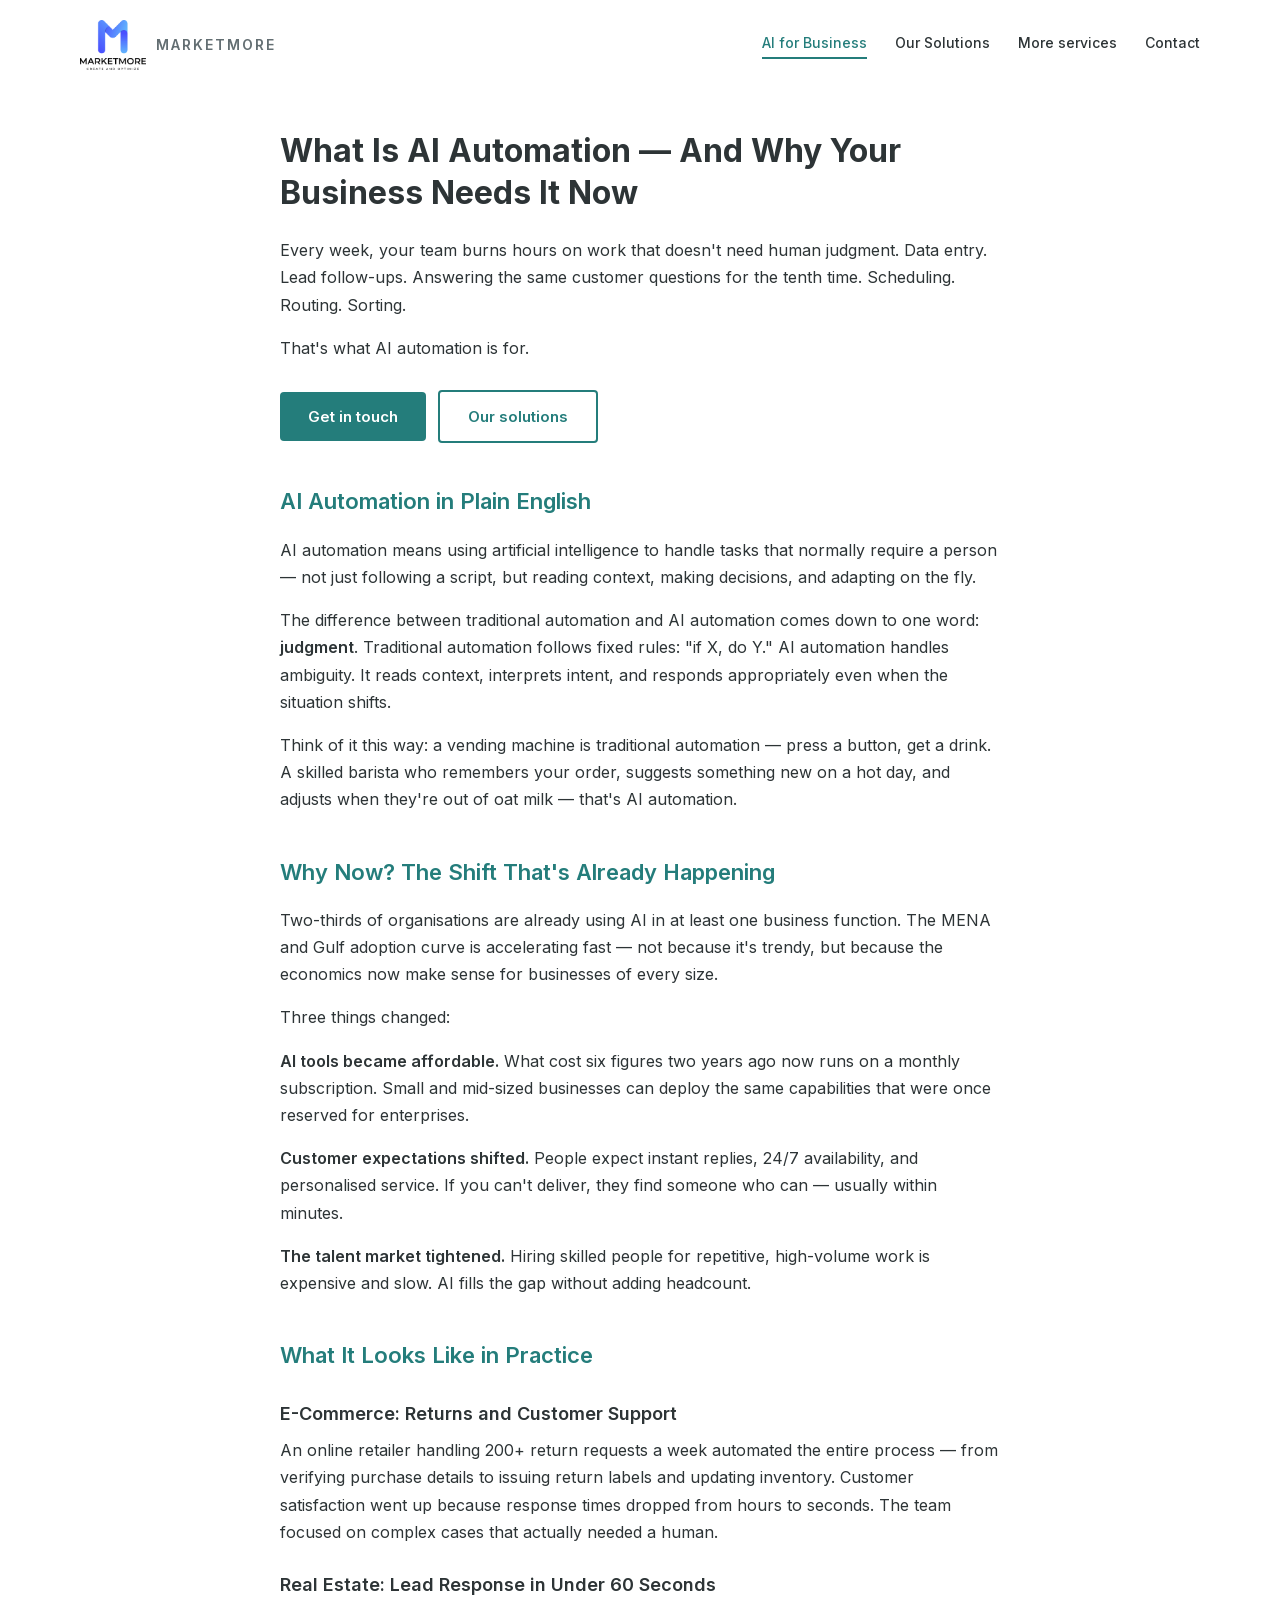
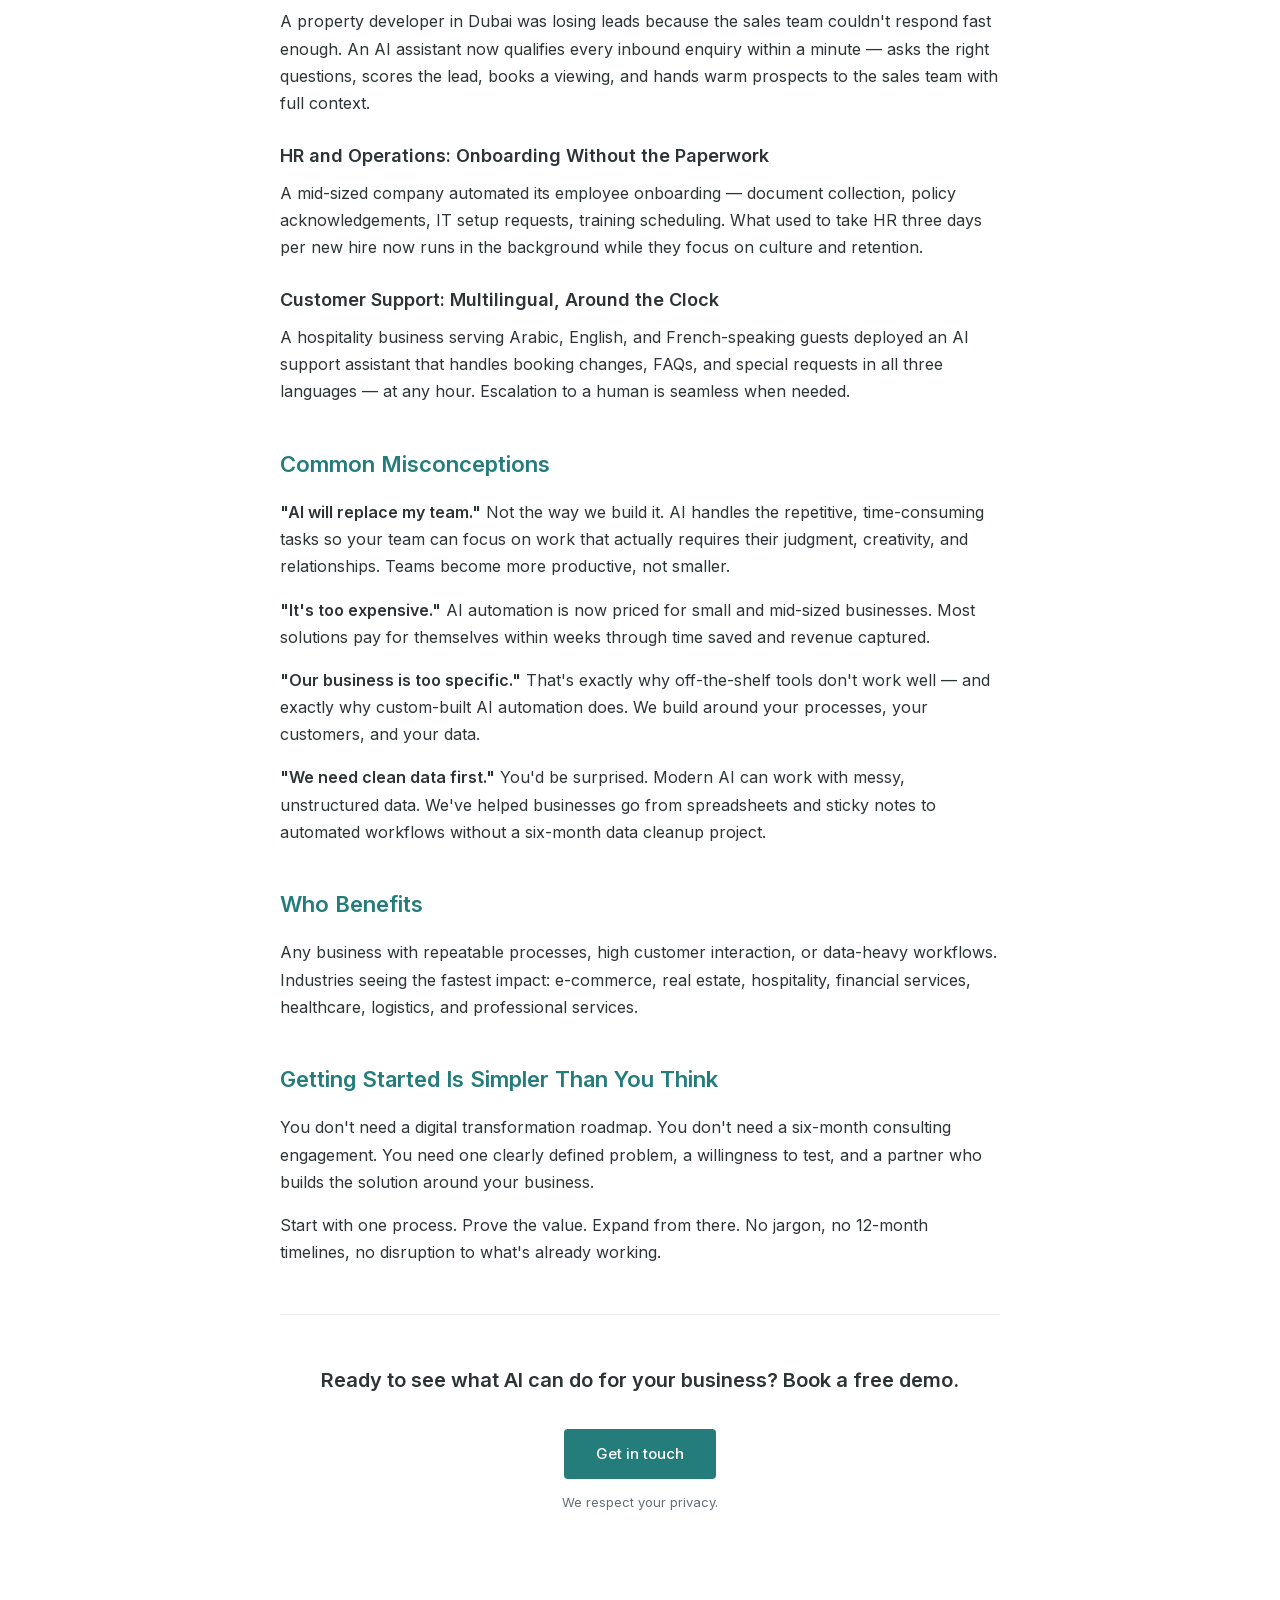
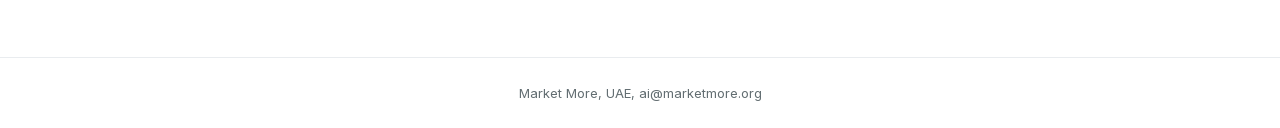
<file: index.html>
<!DOCTYPE html>
<html lang="en">
<head>
  <meta charset="UTF-8">
  <meta name="viewport" content="width=device-width, initial-scale=1.0">
  <title>AI Chatbots &amp; Virtual Assistants | Marketmore</title>
  <meta name="description" content="Marketmore builds AI chatbots and virtual assistants that automate sales, customer support, and business workflows. Serving real estate, e-commerce, call centers, HR, and finance across the UAE.">
  <link rel="canonical" href="https://marketmore.org/">

  <!-- Open Graph -->
  <meta property="og:type" content="website">
  <meta property="og:title" content="AI Chatbots &amp; Virtual Assistants | Marketmore">
  <meta property="og:description" content="Marketmore builds AI chatbots and virtual assistants that automate sales, customer support, and business workflows. Serving real estate, e-commerce, call centers, HR, and finance across the UAE.">
  <meta property="og:url" content="https://marketmore.org/">
  <meta property="og:image" content="https://marketmore.org/images/og-image.png">
  <meta property="og:site_name" content="Market More FZCO">

  <!-- Twitter Card -->
  <meta name="twitter:card" content="summary_large_image">
  <meta name="twitter:title" content="AI Chatbots &amp; Virtual Assistants | Marketmore">
  <meta name="twitter:description" content="Marketmore builds AI chatbots and virtual assistants that automate sales, customer support, and business workflows.">
  <meta name="twitter:image" content="https://marketmore.org/images/og-image.png">

  <!-- Schema.org JSON-LD -->
  <script type="application/ld+json">
  {
    "@context": "https://schema.org",
    "@graph": [
      {
        "@type": "Organization",
        "name": "Market More FZCO",
        "url": "https://marketmore.org",
        "logo": "https://marketmore.org/images/logo.png",
        "description": "Market More FZCO builds AI chatbots, automation, and business consulting solutions for companies across the UAE, MENA, and Europe.",
        "contactPoint": {
          "@type": "ContactPoint",
          "email": "ai@marketmore.org",
          "contactType": "customer service",
          "areaServed": ["AE", "SA", "MENA", "EU"]
        }
      },
      {
        "@type": "WebSite",
        "name": "Market More FZCO",
        "url": "https://marketmore.org"
      }
    ]
  }
  </script>

  <!-- Favicon & Manifest -->
  <link rel="icon" type="image/png" href="images/logo.png">
  <link rel="manifest" href="site.webmanifest">

  <link rel="preload" href="fonts/inter-latin.woff2" as="font" type="font/woff2" crossorigin>
  <link rel="stylesheet" href="style.css">
</head>
<body>

<a href="#main-content" class="skip-link">Skip to main content</a>

<header>
  <a href="index.html" class="logo">
    <img src="images/logo.webp" alt="Marketmore logo — AI automation company" width="180" height="135">
    <span class="logo-text">Marketmore</span>
  </a>
  <nav>
    <a href="index.html" class="active" aria-current="page">AI for Business</a>
    <a href="our-solutions.html">Our Solutions</a>
    <a href="more-services.html">More services</a>
    <a href="contact.html">Contact</a>
  </nav>
</header>

<main id="main-content" tabindex="-1">

<h1>What Is AI Automation — And Why Your Business Needs It Now</h1>

<p>Every week, your team burns hours on work that doesn't need human judgment. Data entry. Lead follow-ups. Answering the same customer questions for the tenth time. Scheduling. Routing. Sorting.</p>

<p>That's what AI automation is for.</p>

<div class="hero-cta">
  <a href="contact.html" class="btn-primary">Get in touch</a>
  <a href="our-solutions.html" class="btn-secondary">Our solutions</a>
</div>

<h2>AI Automation in Plain English</h2>

<p>AI automation means using artificial intelligence to handle tasks that normally require a person — not just following a script, but reading context, making decisions, and adapting on the fly.</p>

<p>The difference between traditional automation and AI automation comes down to one word: <strong>judgment</strong>. Traditional automation follows fixed rules: "if X, do Y." AI automation handles ambiguity. It reads context, interprets intent, and responds appropriately even when the situation shifts.</p>

<p>Think of it this way: a vending machine is traditional automation — press a button, get a drink. A skilled barista who remembers your order, suggests something new on a hot day, and adjusts when they're out of oat milk — that's AI automation.</p>

<h2>Why Now? The Shift That's Already Happening</h2>

<p>Two-thirds of organisations are already using AI in at least one business function. The MENA and Gulf adoption curve is accelerating fast — not because it's trendy, but because the economics now make sense for businesses of every size.</p>

<p>Three things changed:</p>

<p><strong>AI tools became affordable.</strong> What cost six figures two years ago now runs on a monthly subscription. Small and mid-sized businesses can deploy the same capabilities that were once reserved for enterprises.</p>

<p><strong>Customer expectations shifted.</strong> People expect instant replies, 24/7 availability, and personalised service. If you can't deliver, they find someone who can — usually within minutes.</p>

<p><strong>The talent market tightened.</strong> Hiring skilled people for repetitive, high-volume work is expensive and slow. AI fills the gap without adding headcount.</p>

<h2>What It Looks Like in Practice</h2>

<h3>E-Commerce: Returns and Customer Support</h3>
<p>An online retailer handling 200+ return requests a week automated the entire process — from verifying purchase details to issuing return labels and updating inventory. Customer satisfaction went up because response times dropped from hours to seconds. The team focused on complex cases that actually needed a human.</p>

<h3>Real Estate: Lead Response in Under 60 Seconds</h3>
<p>A property developer in Dubai was losing leads because the sales team couldn't respond fast enough. An AI assistant now qualifies every inbound enquiry within a minute — asks the right questions, scores the lead, books a viewing, and hands warm prospects to the sales team with full context.</p>

<h3>HR and Operations: Onboarding Without the Paperwork</h3>
<p>A mid-sized company automated its employee onboarding — document collection, policy acknowledgements, IT setup requests, training scheduling. What used to take HR three days per new hire now runs in the background while they focus on culture and retention.</p>

<h3>Customer Support: Multilingual, Around the Clock</h3>
<p>A hospitality business serving Arabic, English, and French-speaking guests deployed an AI support assistant that handles booking changes, FAQs, and special requests in all three languages — at any hour. Escalation to a human is seamless when needed.</p>

<h2>Common Misconceptions</h2>

<p><strong>"AI will replace my team."</strong> Not the way we build it. AI handles the repetitive, time-consuming tasks so your team can focus on work that actually requires their judgment, creativity, and relationships. Teams become more productive, not smaller.</p>

<p><strong>"It's too expensive."</strong> AI automation is now priced for small and mid-sized businesses. Most solutions pay for themselves within weeks through time saved and revenue captured.</p>

<p><strong>"Our business is too specific."</strong> That's exactly why off-the-shelf tools don't work well — and exactly why custom-built AI automation does. We build around your processes, your customers, and your data.</p>

<p><strong>"We need clean data first."</strong> You'd be surprised. Modern AI can work with messy, unstructured data. We've helped businesses go from spreadsheets and sticky notes to automated workflows without a six-month data cleanup project.</p>

<h2>Who Benefits</h2>

<p>Any business with repeatable processes, high customer interaction, or data-heavy workflows. Industries seeing the fastest impact: e-commerce, real estate, hospitality, financial services, healthcare, logistics, and professional services.</p>

<h2>Getting Started Is Simpler Than You Think</h2>

<p>You don't need a digital transformation roadmap. You don't need a six-month consulting engagement. You need one clearly defined problem, a willingness to test, and a partner who builds the solution around your business.</p>

<p>Start with one process. Prove the value. Expand from there. No jargon, no 12-month timelines, no disruption to what's already working.</p>

<div class="cta-section">
  <h2>Ready to see what AI can do for your business? Book a free demo.</h2>
  <a href="mailto:ai@marketmore.org?subject=Free%20Demo%20Request" class="email-link">Get in touch</a>
  <p class="cta-note">We respect your privacy.</p>
</div>

</main>

<footer>
  Market More, UAE, <a href="mailto:ai@marketmore.org">ai@marketmore.org</a>
</footer>

</body>
</html>
</file>
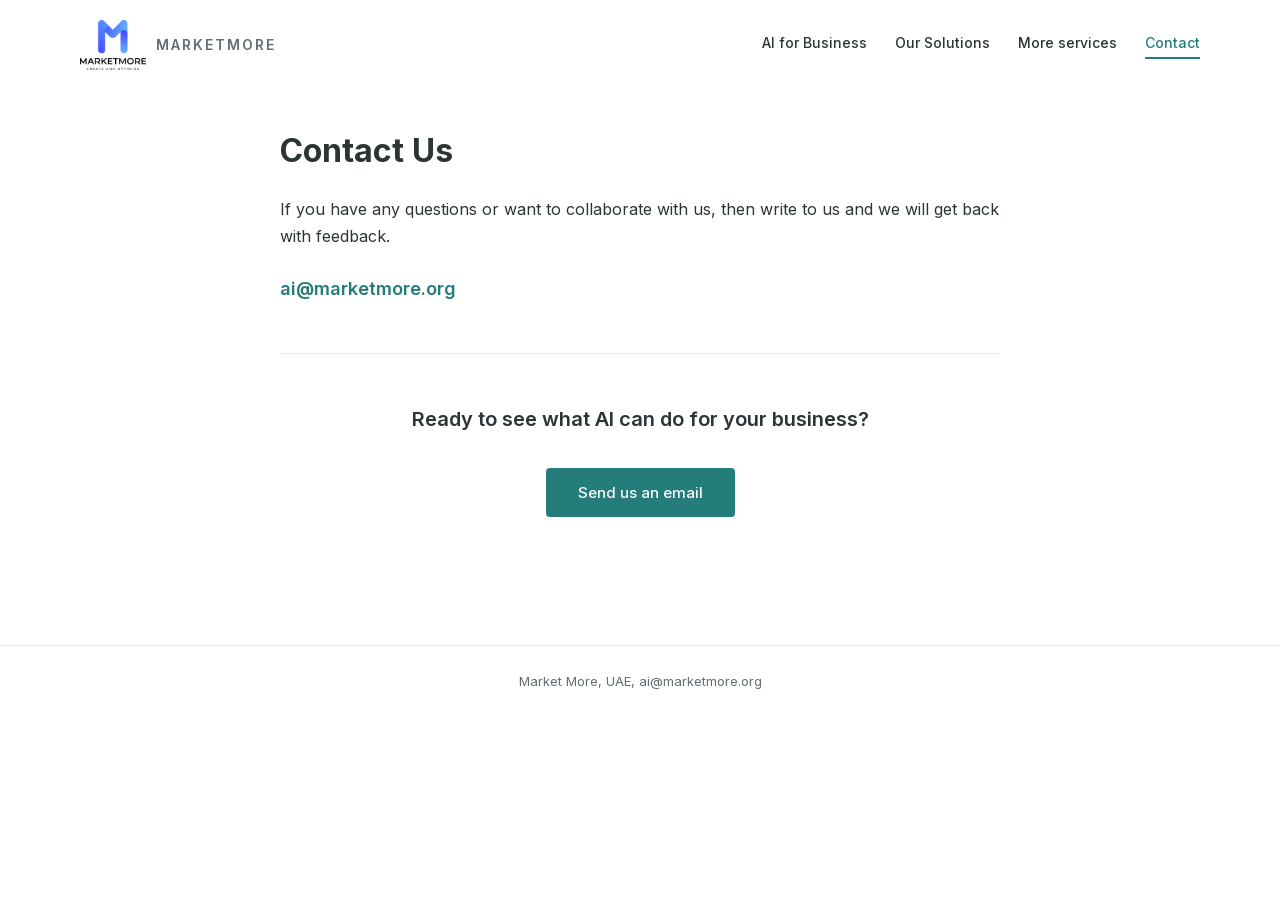
<file: contact.html>
<!DOCTYPE html>
<html lang="en">
<head>
  <meta charset="UTF-8">
  <meta name="viewport" content="width=device-width, initial-scale=1.0">
  <title>Contact Us | Marketmore</title>
  <meta name="description" content="Get in touch with Marketmore — AI automation, chatbots, and business consulting for MENA and Europe.">
  <link rel="canonical" href="https://marketmore.org/contact.html">

  <!-- Open Graph -->
  <meta property="og:type" content="website">
  <meta property="og:title" content="Contact Us | Marketmore">
  <meta property="og:description" content="Get in touch with Marketmore — AI automation, chatbots, and business consulting for MENA and Europe.">
  <meta property="og:url" content="https://marketmore.org/contact.html">
  <meta property="og:image" content="https://marketmore.org/images/og-image.png">
  <meta property="og:site_name" content="Market More FZCO">

  <!-- Twitter Card -->
  <meta name="twitter:card" content="summary_large_image">
  <meta name="twitter:title" content="Contact Us | Marketmore">
  <meta name="twitter:description" content="Get in touch with Marketmore — AI automation, chatbots, and business consulting for MENA and Europe.">
  <meta name="twitter:image" content="https://marketmore.org/images/og-image.png">

  <!-- Schema.org JSON-LD -->
  <script type="application/ld+json">
  {
    "@context": "https://schema.org",
    "@graph": [
      {
        "@type": "Organization",
        "name": "Market More FZCO",
        "url": "https://marketmore.org",
        "logo": "https://marketmore.org/images/logo.png",
        "description": "Market More FZCO builds AI chatbots, automation, and business consulting solutions for companies across the UAE, MENA, and Europe.",
        "contactPoint": {
          "@type": "ContactPoint",
          "email": "ai@marketmore.org",
          "contactType": "customer service",
          "areaServed": ["AE", "SA", "MENA", "EU"]
        }
      },
      {
        "@type": "ContactPage",
        "name": "Contact Market More FZCO",
        "url": "https://marketmore.org/contact.html",
        "mainEntity": {
          "@type": "Organization",
          "name": "Market More FZCO",
          "email": "ai@marketmore.org"
        }
      }
    ]
  }
  </script>

  <!-- Favicon & Manifest -->
  <link rel="icon" type="image/png" href="images/logo.png">
  <link rel="manifest" href="site.webmanifest">

  <link rel="preload" href="fonts/inter-latin.woff2" as="font" type="font/woff2" crossorigin>
  <link rel="stylesheet" href="style.css">
</head>
<body>

<a href="#main-content" class="skip-link">Skip to main content</a>

<header>
  <a href="index.html" class="logo">
    <img src="images/logo.webp" alt="Marketmore logo — AI automation company" width="180" height="135">
    <span class="logo-text">Marketmore</span>
  </a>
  <nav>
    <a href="index.html">AI for Business</a>
    <a href="our-solutions.html">Our Solutions</a>
    <a href="more-services.html">More services</a>
    <a href="contact.html" class="active" aria-current="page">Contact</a>
  </nav>
</header>

<main id="main-content" tabindex="-1">

<h1>Contact Us</h1>

<p class="contact-intro">If you have any questions or want to collaborate with us, then write to us and we will get back with feedback.</p>

<p class="contact-email"><a href="mailto:ai@marketmore.org">ai@marketmore.org</a></p>

<div class="cta-section">
  <h2>Ready to see what AI can do for your business?</h2>
  <a href="mailto:ai@marketmore.org?subject=Inquiry%20from%20Marketmore.org" class="email-link">Send us an email</a>
</div>

</main>

<footer>
  Market More, UAE, <a href="mailto:ai@marketmore.org">ai@marketmore.org</a>
</footer>

</body>
</html>
</file>
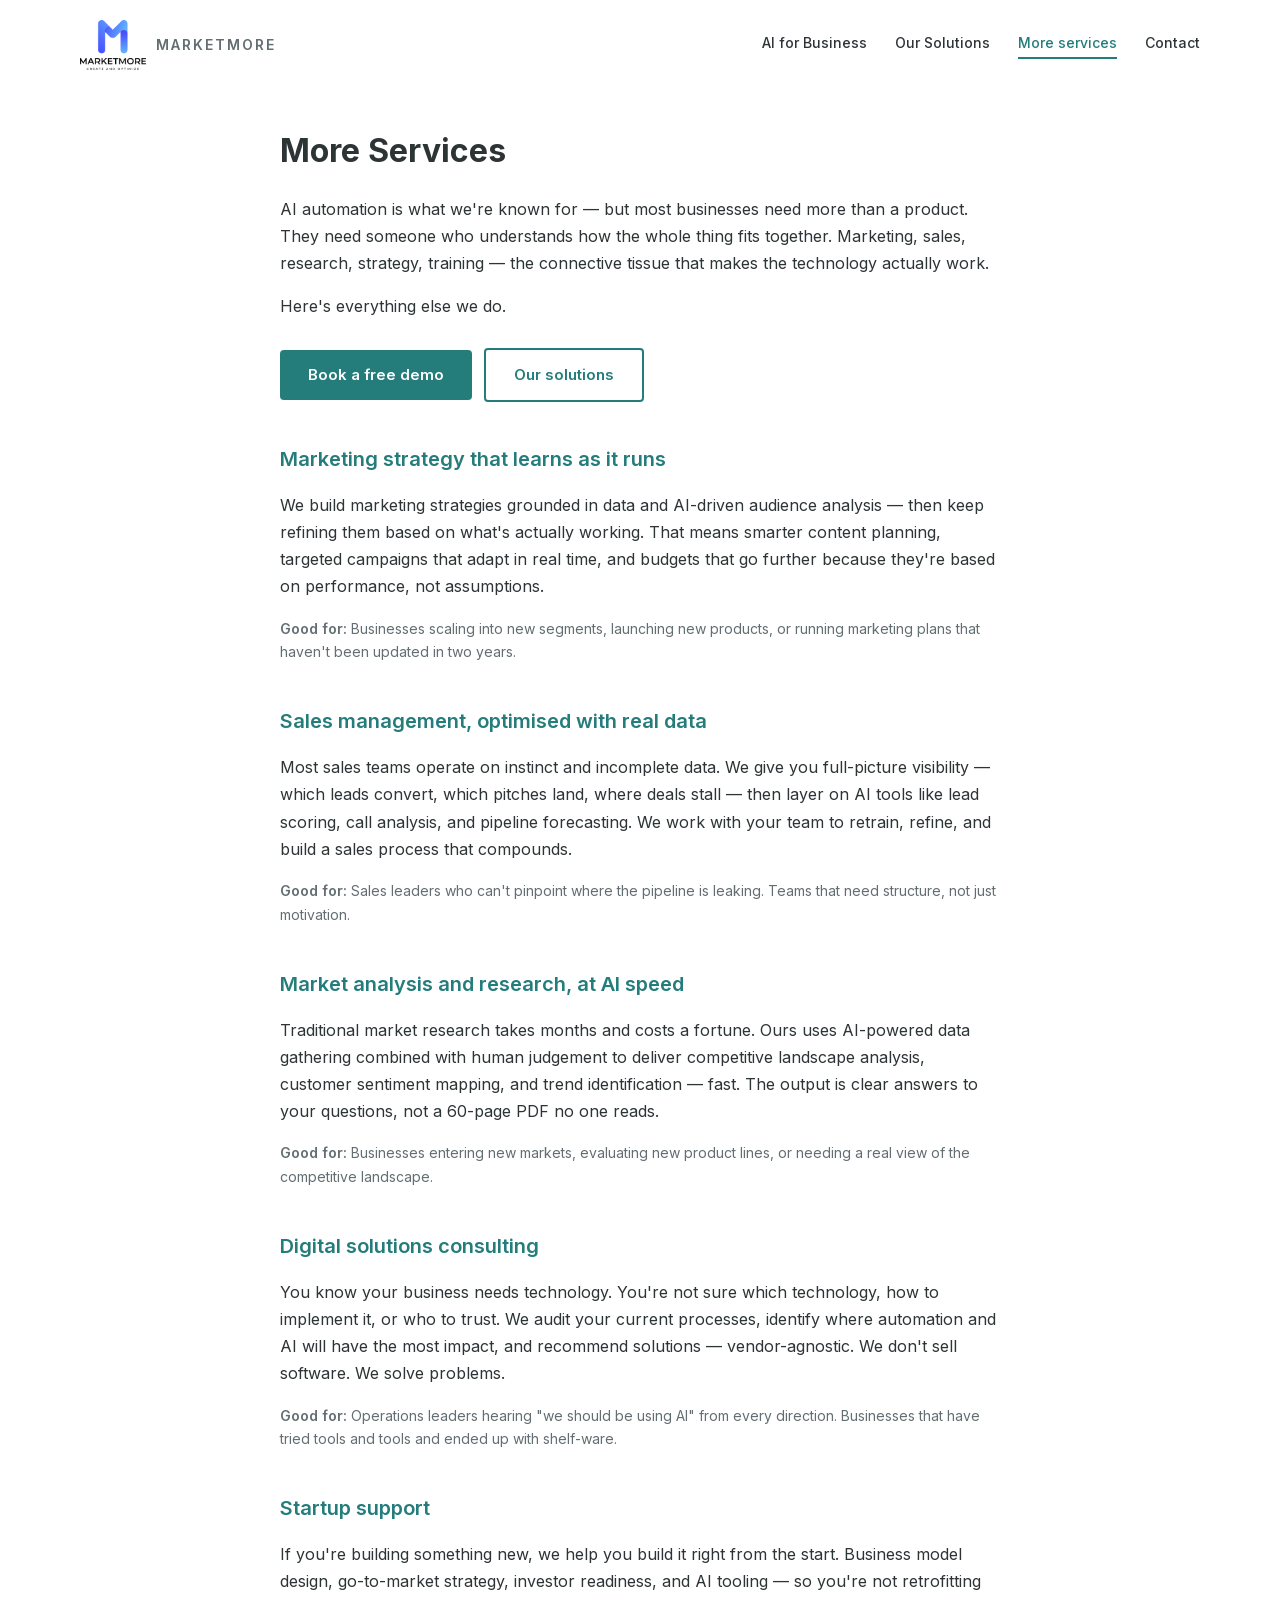
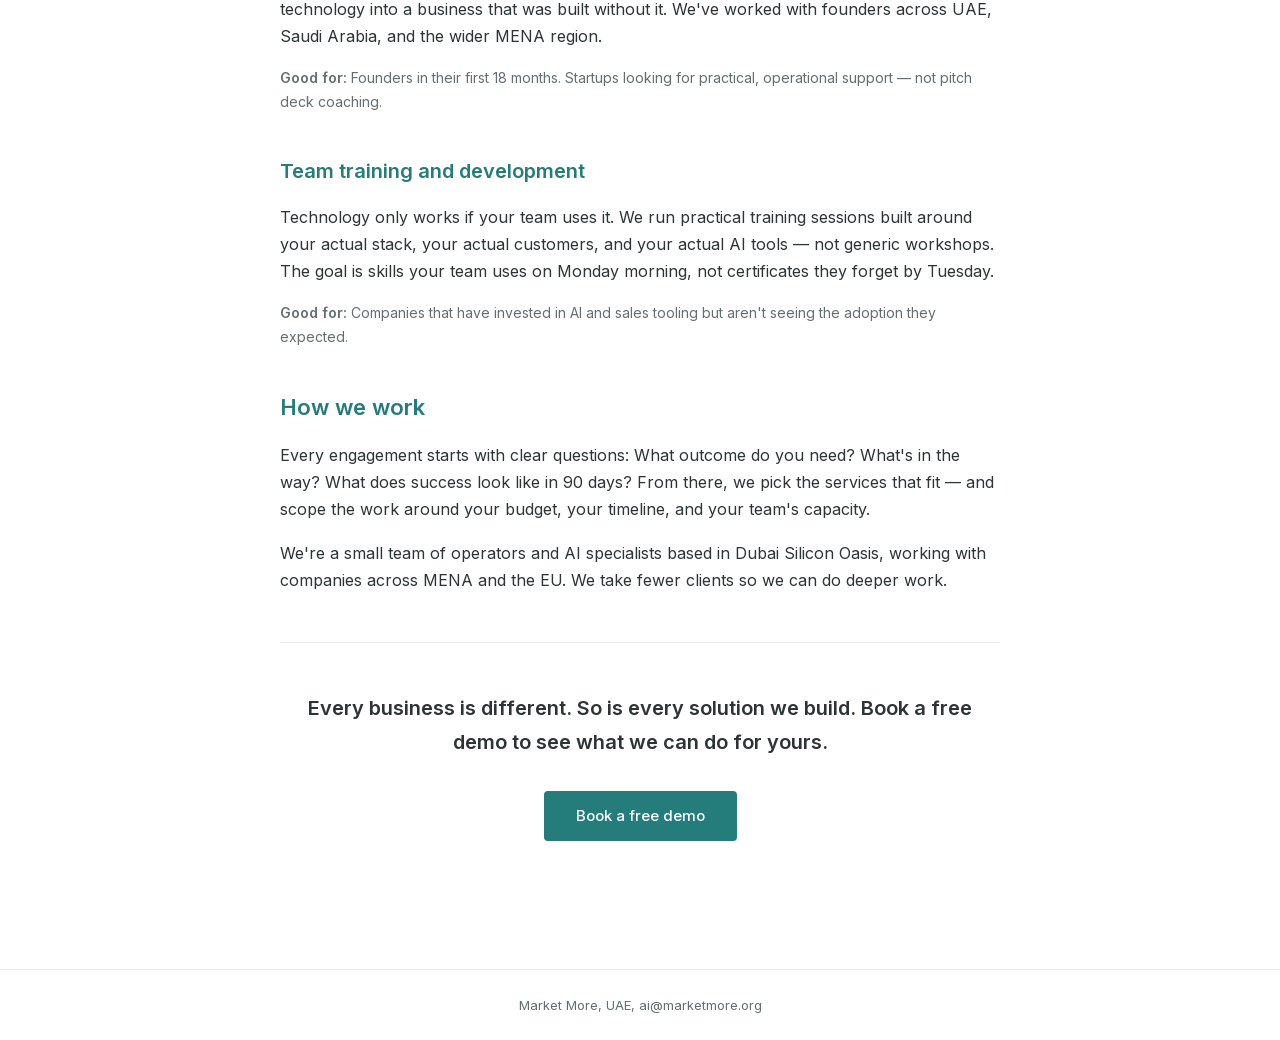
<file: more-services.html>
<!DOCTYPE html>
<html lang="en">
<head>
  <meta charset="UTF-8">
  <meta name="viewport" content="width=device-width, initial-scale=1.0">
  <title>Marketing, Sales &amp; Consulting Services | Marketmore</title>
  <meta name="description" content="Beyond AI automation — Marketmore offers marketing strategy, sales management, market research, digital consulting, startup support, and team training.">
  <link rel="canonical" href="https://marketmore.org/more-services.html">

  <!-- Open Graph -->
  <meta property="og:type" content="website">
  <meta property="og:title" content="Marketing, Sales &amp; Consulting Services | Marketmore">
  <meta property="og:description" content="Beyond AI automation — Marketmore offers marketing strategy, sales management, market research, digital consulting, startup support, and team training.">
  <meta property="og:url" content="https://marketmore.org/more-services.html">
  <meta property="og:image" content="https://marketmore.org/images/og-image.png">
  <meta property="og:site_name" content="Market More FZCO">

  <!-- Twitter Card -->
  <meta name="twitter:card" content="summary_large_image">
  <meta name="twitter:title" content="Marketing, Sales &amp; Consulting Services | Marketmore">
  <meta name="twitter:description" content="Marketing strategy, sales management, market research, digital consulting, startup support, and team training.">
  <meta name="twitter:image" content="https://marketmore.org/images/og-image.png">

  <!-- Schema.org JSON-LD -->
  <script type="application/ld+json">
  {
    "@context": "https://schema.org",
    "@graph": [
      {
        "@type": "Organization",
        "name": "Market More FZCO",
        "url": "https://marketmore.org",
        "logo": "https://marketmore.org/images/logo.png",
        "description": "Market More FZCO builds AI chatbots, automation, and business consulting solutions for companies across the UAE, MENA, and Europe.",
        "contactPoint": {
          "@type": "ContactPoint",
          "email": "ai@marketmore.org",
          "contactType": "customer service",
          "areaServed": ["AE", "SA", "MENA", "EU"]
        }
      },
      {
        "@type": "Service",
        "name": "Marketing, Sales & Consulting Services",
        "url": "https://marketmore.org/more-services.html",
        "provider": {
          "@type": "Organization",
          "name": "Market More FZCO"
        },
        "description": "Marketing strategy, sales management, market research, digital consulting, startup support, and team training."
      }
    ]
  }
  </script>

  <!-- Favicon & Manifest -->
  <link rel="icon" type="image/png" href="images/logo.png">
  <link rel="manifest" href="site.webmanifest">

  <link rel="preload" href="fonts/inter-latin.woff2" as="font" type="font/woff2" crossorigin>
  <link rel="stylesheet" href="style.css">
</head>
<body>

<a href="#main-content" class="skip-link">Skip to main content</a>

<header>
  <a href="index.html" class="logo">
    <img src="images/logo.webp" alt="Marketmore logo — AI automation company" width="180" height="135">
    <span class="logo-text">Marketmore</span>
  </a>
  <nav>
    <a href="index.html">AI for Business</a>
    <a href="our-solutions.html">Our Solutions</a>
    <a href="more-services.html" class="active" aria-current="page">More services</a>
    <a href="contact.html">Contact</a>
  </nav>
</header>

<main id="main-content" tabindex="-1">

<h1>More Services</h1>

<p>AI automation is what we're known for — but most businesses need more than a product. They need someone who understands how the whole thing fits together. Marketing, sales, research, strategy, training — the connective tissue that makes the technology actually work.</p>

<p>Here's everything else we do.</p>

<div class="hero-cta">
  <a href="contact.html" class="btn-primary">Book a free demo</a>
  <a href="our-solutions.html" class="btn-secondary">Our solutions</a>
</div>

<div class="service">
  <h2>Marketing strategy that learns as it runs</h2>
  <p>We build marketing strategies grounded in data and AI-driven audience analysis — then keep refining them based on what's actually working. That means smarter content planning, targeted campaigns that adapt in real time, and budgets that go further because they're based on performance, not assumptions.</p>
  <p class="good-for"><strong>Good for:</strong> Businesses scaling into new segments, launching new products, or running marketing plans that haven't been updated in two years.</p>
</div>

<div class="service">
  <h2>Sales management, optimised with real data</h2>
  <p>Most sales teams operate on instinct and incomplete data. We give you full-picture visibility — which leads convert, which pitches land, where deals stall — then layer on AI tools like lead scoring, call analysis, and pipeline forecasting. We work with your team to retrain, refine, and build a sales process that compounds.</p>
  <p class="good-for"><strong>Good for:</strong> Sales leaders who can't pinpoint where the pipeline is leaking. Teams that need structure, not just motivation.</p>
</div>

<div class="service">
  <h2>Market analysis and research, at AI speed</h2>
  <p>Traditional market research takes months and costs a fortune. Ours uses AI-powered data gathering combined with human judgement to deliver competitive landscape analysis, customer sentiment mapping, and trend identification — fast. The output is clear answers to your questions, not a 60-page PDF no one reads.</p>
  <p class="good-for"><strong>Good for:</strong> Businesses entering new markets, evaluating new product lines, or needing a real view of the competitive landscape.</p>
</div>

<div class="service">
  <h2>Digital solutions consulting</h2>
  <p>You know your business needs technology. You're not sure which technology, how to implement it, or who to trust. We audit your current processes, identify where automation and AI will have the most impact, and recommend solutions — vendor-agnostic. We don't sell software. We solve problems.</p>
  <p class="good-for"><strong>Good for:</strong> Operations leaders hearing "we should be using AI" from every direction. Businesses that have tried tools and tools and ended up with shelf-ware.</p>
</div>

<div class="service">
  <h2>Startup support</h2>
  <p>If you're building something new, we help you build it right from the start. Business model design, go-to-market strategy, investor readiness, and AI tooling — so you're not retrofitting technology into a business that was built without it. We've worked with founders across UAE, Saudi Arabia, and the wider MENA region.</p>
  <p class="good-for"><strong>Good for:</strong> Founders in their first 18 months. Startups looking for practical, operational support — not pitch deck coaching.</p>
</div>

<div class="service">
  <h2>Team training and development</h2>
  <p>Technology only works if your team uses it. We run practical training sessions built around your actual stack, your actual customers, and your actual AI tools — not generic workshops. The goal is skills your team uses on Monday morning, not certificates they forget by Tuesday.</p>
  <p class="good-for"><strong>Good for:</strong> Companies that have invested in AI and sales tooling but aren't seeing the adoption they expected.</p>
</div>

<h2>How we work</h2>

<p>Every engagement starts with clear questions: What outcome do you need? What's in the way? What does success look like in 90 days? From there, we pick the services that fit — and scope the work around your budget, your timeline, and your team's capacity.</p>

<p>We're a small team of operators and AI specialists based in Dubai Silicon Oasis, working with companies across MENA and the EU. We take fewer clients so we can do deeper work.</p>

<div class="cta-section">
  <h2>Every business is different. So is every solution we build. Book a free demo to see what we can do for yours.</h2>
  <a href="mailto:ai@marketmore.org?subject=Free%20Demo%20Request" class="email-link">Book a free demo</a>
</div>

</main>

<footer>
  Market More, UAE, <a href="mailto:ai@marketmore.org">ai@marketmore.org</a>
</footer>

</body>
</html>
</file>
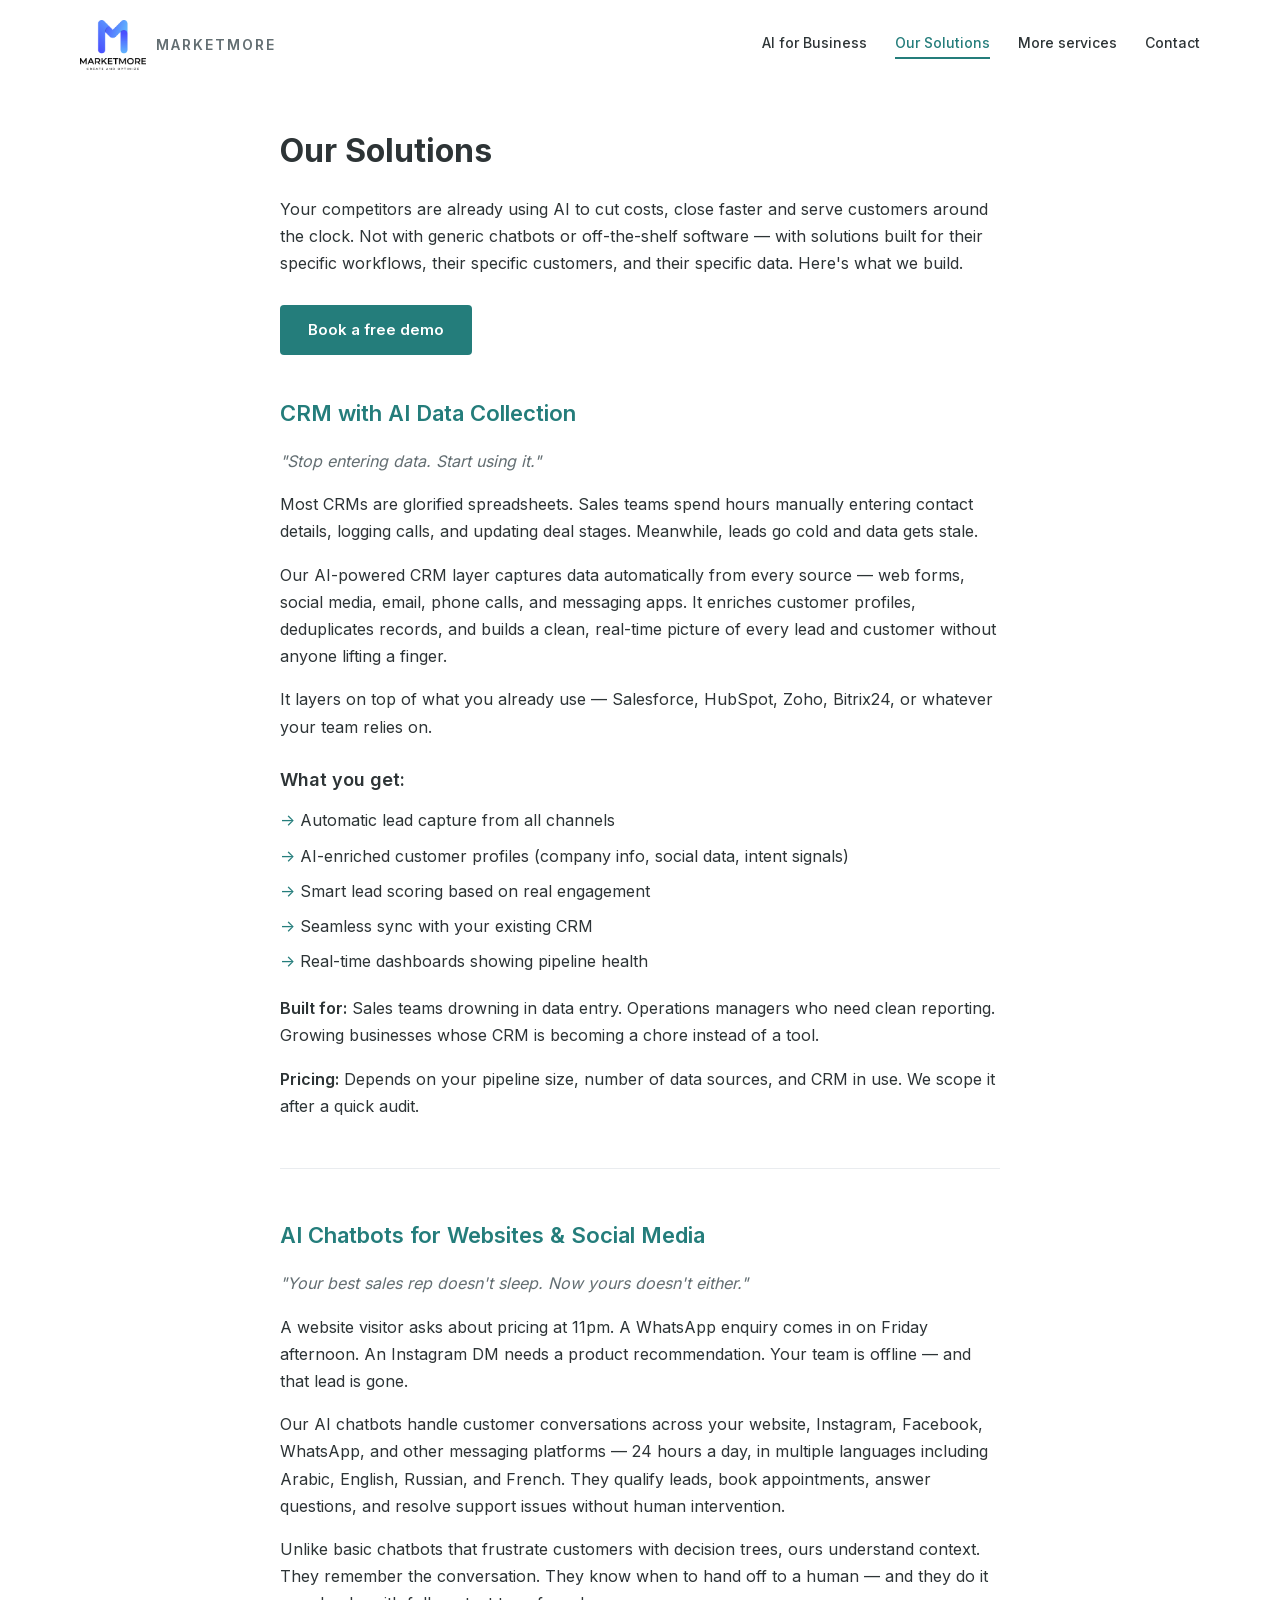
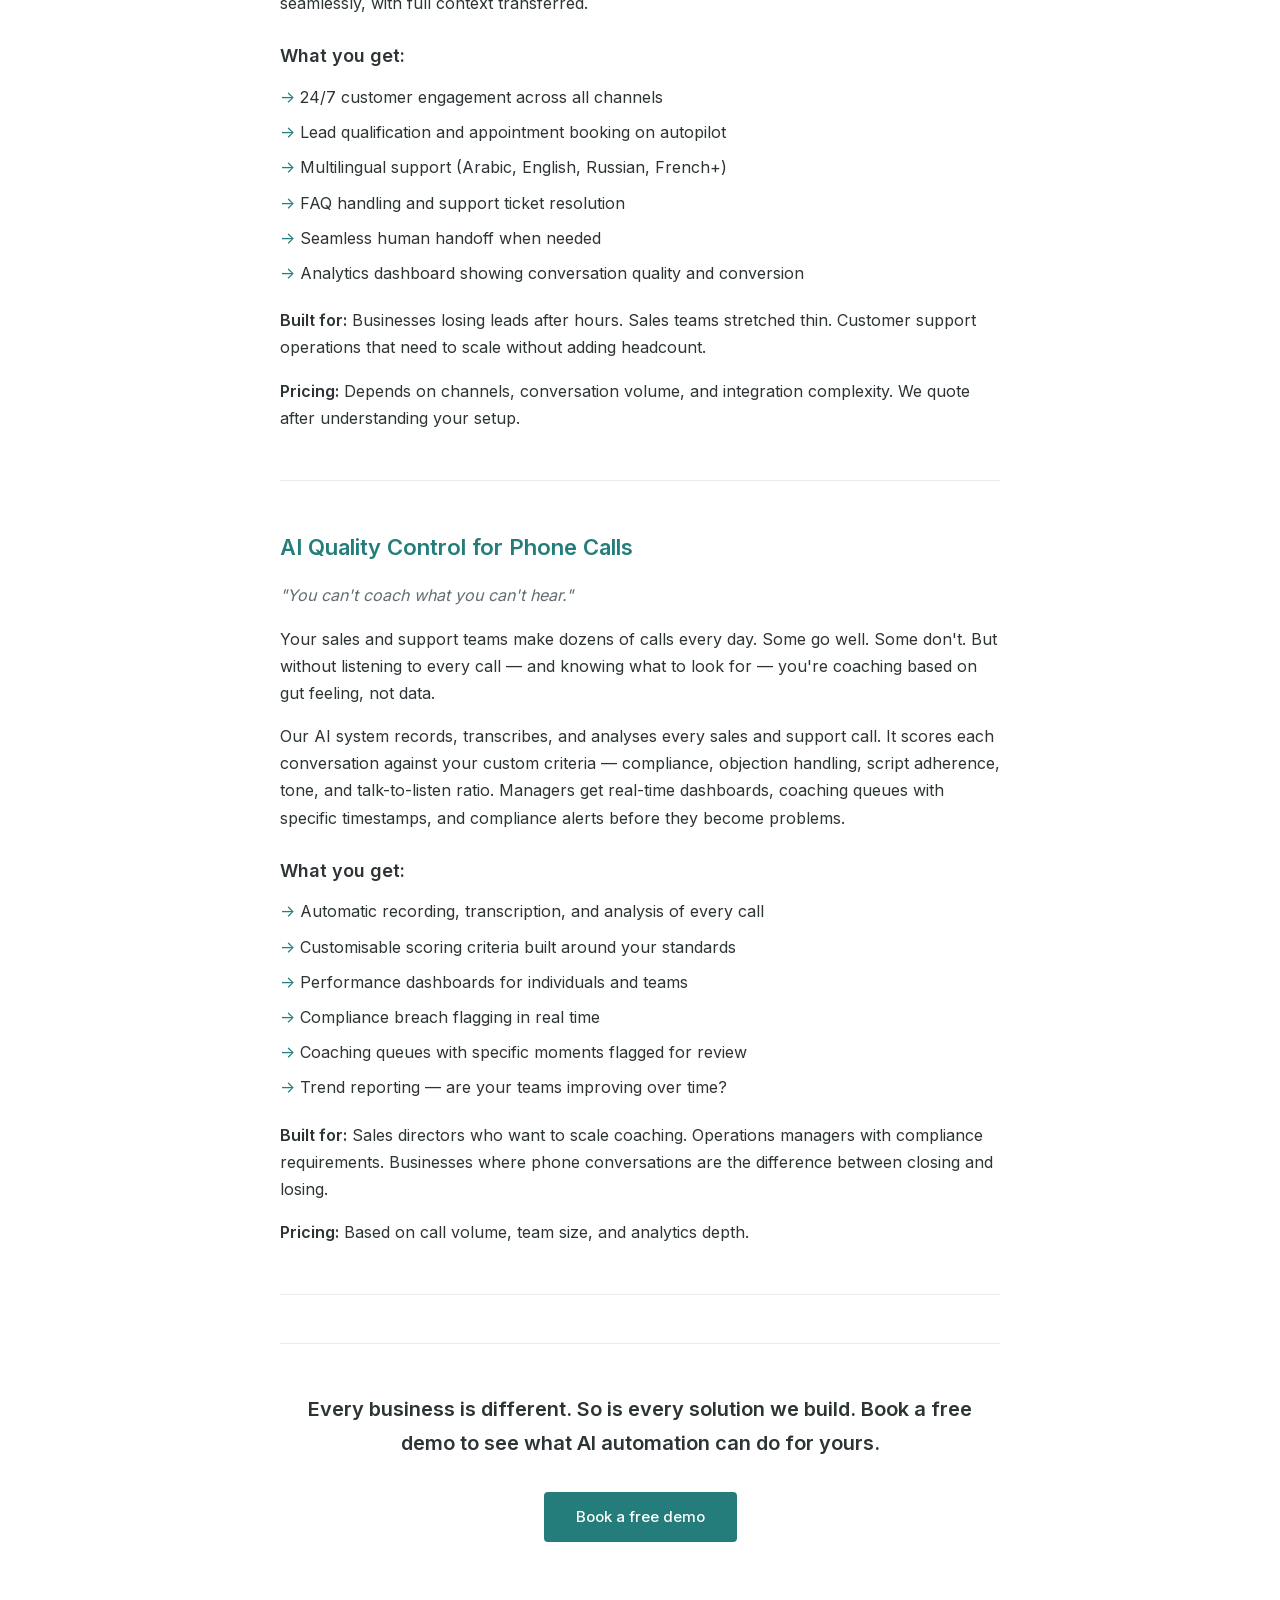
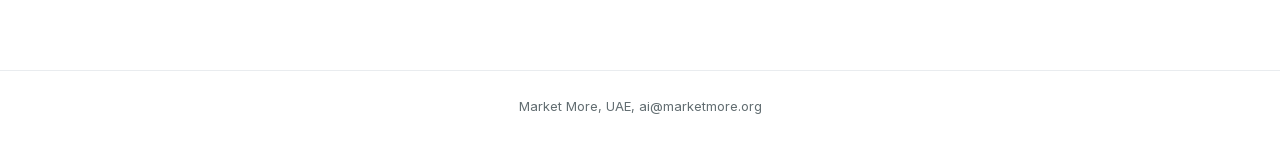
<file: our-solutions.html>
<!DOCTYPE html>
<html lang="en">
<head>
  <meta charset="UTF-8">
  <meta name="viewport" content="width=device-width, initial-scale=1.0">
  <title>AI-Powered Business Automation | Marketmore</title>
  <meta name="description" content="Marketmore solutions: AI-powered CRM data collection, chatbots for websites and social media, and AI quality control for phone calls.">
  <link rel="canonical" href="https://marketmore.org/our-solutions.html">

  <!-- Open Graph -->
  <meta property="og:type" content="website">
  <meta property="og:title" content="AI-Powered Business Automation | Marketmore">
  <meta property="og:description" content="Marketmore solutions: AI-powered CRM data collection, chatbots for websites and social media, and AI quality control for phone calls.">
  <meta property="og:url" content="https://marketmore.org/our-solutions.html">
  <meta property="og:image" content="https://marketmore.org/images/og-image.png">
  <meta property="og:site_name" content="Market More FZCO">

  <!-- Twitter Card -->
  <meta name="twitter:card" content="summary_large_image">
  <meta name="twitter:title" content="AI-Powered Business Automation | Marketmore">
  <meta name="twitter:description" content="AI-powered CRM data collection, chatbots for websites and social media, and AI quality control for phone calls.">
  <meta name="twitter:image" content="https://marketmore.org/images/og-image.png">

  <!-- Schema.org JSON-LD -->
  <script type="application/ld+json">
  {
    "@context": "https://schema.org",
    "@graph": [
      {
        "@type": "Organization",
        "name": "Market More FZCO",
        "url": "https://marketmore.org",
        "logo": "https://marketmore.org/images/logo.png",
        "description": "Market More FZCO builds AI chatbots, automation, and business consulting solutions for companies across the UAE, MENA, and Europe.",
        "contactPoint": {
          "@type": "ContactPoint",
          "email": "ai@marketmore.org",
          "contactType": "customer service",
          "areaServed": ["AE", "SA", "MENA", "EU"]
        }
      },
      {
        "@type": "Service",
        "name": "AI Business Automation Solutions",
        "url": "https://marketmore.org/our-solutions.html",
        "provider": {
          "@type": "Organization",
          "name": "Market More FZCO"
        },
        "description": "AI-powered CRM data collection, chatbots for websites and social media, and AI quality control for phone calls.",
        "serviceType": "AI Automation"
      }
    ]
  }
  </script>

  <!-- Favicon & Manifest -->
  <link rel="icon" type="image/png" href="images/logo.png">
  <link rel="manifest" href="site.webmanifest">

  <link rel="preload" href="fonts/inter-latin.woff2" as="font" type="font/woff2" crossorigin>
  <link rel="stylesheet" href="style.css">
</head>
<body>

<a href="#main-content" class="skip-link">Skip to main content</a>

<header>
  <a href="index.html" class="logo">
    <img src="images/logo.webp" alt="Marketmore logo — AI automation company" width="180" height="135">
    <span class="logo-text">Marketmore</span>
  </a>
  <nav>
    <a href="index.html">AI for Business</a>
    <a href="our-solutions.html" class="active" aria-current="page">Our Solutions</a>
    <a href="more-services.html">More services</a>
    <a href="contact.html">Contact</a>
  </nav>
</header>

<main id="main-content" tabindex="-1">

<h1>Our Solutions</h1>

<p>Your competitors are already using AI to cut costs, close faster and serve customers around the clock. Not with generic chatbots or off-the-shelf software — with solutions built for their specific workflows, their specific customers, and their specific data. Here's what we build.</p>

<div class="hero-cta">
  <a href="contact.html" class="btn-primary">Book a free demo</a>
</div>

<div class="solution">
  <h2>CRM with AI Data Collection</h2>
  <p class="tagline">"Stop entering data. Start using it."</p>

  <p>Most CRMs are glorified spreadsheets. Sales teams spend hours manually entering contact details, logging calls, and updating deal stages. Meanwhile, leads go cold and data gets stale.</p>

  <p>Our AI-powered CRM layer captures data automatically from every source — web forms, social media, email, phone calls, and messaging apps. It enriches customer profiles, deduplicates records, and builds a clean, real-time picture of every lead and customer without anyone lifting a finger.</p>

  <p>It layers on top of what you already use — Salesforce, HubSpot, Zoho, Bitrix24, or whatever your team relies on.</p>

  <h3>What you get:</h3>
  <ul>
    <li>Automatic lead capture from all channels</li>
    <li>AI-enriched customer profiles (company info, social data, intent signals)</li>
    <li>Smart lead scoring based on real engagement</li>
    <li>Seamless sync with your existing CRM</li>
    <li>Real-time dashboards showing pipeline health</li>
  </ul>

  <p><strong>Built for:</strong> Sales teams drowning in data entry. Operations managers who need clean reporting. Growing businesses whose CRM is becoming a chore instead of a tool.</p>

  <p><strong>Pricing:</strong> Depends on your pipeline size, number of data sources, and CRM in use. We scope it after a quick audit.</p>
</div>

<div class="solution">
  <h2>AI Chatbots for Websites &amp; Social Media</h2>
  <p class="tagline">"Your best sales rep doesn't sleep. Now yours doesn't either."</p>

  <p>A website visitor asks about pricing at 11pm. A WhatsApp enquiry comes in on Friday afternoon. An Instagram DM needs a product recommendation. Your team is offline — and that lead is gone.</p>

  <p>Our AI chatbots handle customer conversations across your website, Instagram, Facebook, WhatsApp, and other messaging platforms — 24 hours a day, in multiple languages including Arabic, English, Russian, and French. They qualify leads, book appointments, answer questions, and resolve support issues without human intervention.</p>

  <p>Unlike basic chatbots that frustrate customers with decision trees, ours understand context. They remember the conversation. They know when to hand off to a human — and they do it seamlessly, with full context transferred.</p>

  <h3>What you get:</h3>
  <ul>
    <li>24/7 customer engagement across all channels</li>
    <li>Lead qualification and appointment booking on autopilot</li>
    <li>Multilingual support (Arabic, English, Russian, French+)</li>
    <li>FAQ handling and support ticket resolution</li>
    <li>Seamless human handoff when needed</li>
    <li>Analytics dashboard showing conversation quality and conversion</li>
  </ul>

  <p><strong>Built for:</strong> Businesses losing leads after hours. Sales teams stretched thin. Customer support operations that need to scale without adding headcount.</p>

  <p><strong>Pricing:</strong> Depends on channels, conversation volume, and integration complexity. We quote after understanding your setup.</p>
</div>

<div class="solution">
  <h2>AI Quality Control for Phone Calls</h2>
  <p class="tagline">"You can't coach what you can't hear."</p>

  <p>Your sales and support teams make dozens of calls every day. Some go well. Some don't. But without listening to every call — and knowing what to look for — you're coaching based on gut feeling, not data.</p>

  <p>Our AI system records, transcribes, and analyses every sales and support call. It scores each conversation against your custom criteria — compliance, objection handling, script adherence, tone, and talk-to-listen ratio. Managers get real-time dashboards, coaching queues with specific timestamps, and compliance alerts before they become problems.</p>

  <h3>What you get:</h3>
  <ul>
    <li>Automatic recording, transcription, and analysis of every call</li>
    <li>Customisable scoring criteria built around your standards</li>
    <li>Performance dashboards for individuals and teams</li>
    <li>Compliance breach flagging in real time</li>
    <li>Coaching queues with specific moments flagged for review</li>
    <li>Trend reporting — are your teams improving over time?</li>
  </ul>

  <p><strong>Built for:</strong> Sales directors who want to scale coaching. Operations managers with compliance requirements. Businesses where phone conversations are the difference between closing and losing.</p>

  <p><strong>Pricing:</strong> Based on call volume, team size, and analytics depth.</p>
</div>

<div class="cta-section">
  <h2>Every business is different. So is every solution we build. Book a free demo to see what AI automation can do for yours.</h2>
  <a href="mailto:ai@marketmore.org?subject=Free%20Demo%20Request" class="email-link">Book a free demo</a>
</div>

</main>

<footer>
  Market More, UAE, <a href="mailto:ai@marketmore.org">ai@marketmore.org</a>
</footer>

</body>
</html>
</file>
<file: style.css>
/* marketmore.org — base styles */
:root {
  --accent: #247d7b;
  --text: #2d3436;
  --text-light: #636e72;
  --bg: #ffffff;
  --bg-light: #f8f9fa;
  --border: #e9ecef;
  --max-width: 800px;
  --font: 'Inter', -apple-system, BlinkMacSystemFont, 'Segoe UI', Roboto, sans-serif;
}

/* Self-hosted Inter font (variable, weights 400-700) */
@font-face {
  font-family: 'Inter';
  font-style: normal;
  font-weight: 400 700;
  font-display: swap;
  src: url('fonts/inter-latin.woff2') format('woff2');
}

* { margin: 0; padding: 0; box-sizing: border-box; }

body {
  font-family: var(--font);
  color: var(--text);
  background: var(--bg);
  line-height: 1.7;
  font-size: 16px;
  -webkit-font-smoothing: antialiased;
}

a { color: var(--accent); text-decoration: none; }
a:hover { text-decoration: underline; }
a:focus-visible {
  outline: 2px solid var(--accent);
  outline-offset: 2px;
  border-radius: 2px;
}

/* Focus fallback for older browsers */
a:focus {
  outline: 1px solid var(--accent);
  outline-offset: 2px;
}

/* Skip link focus bug fix */
#main-content:focus {
  outline: none;
}

/* Skip navigation link */
.skip-link {
  position: absolute;
  top: -100%;
  left: 16px;
  z-index: 1000;
  padding: 8px 16px;
  background: var(--text);
  color: #fff;
  font-size: 14px;
  font-weight: 500;
  border-radius: 4px;
  text-decoration: none;
}

.skip-link:focus {
  top: 8px;
}

/* Header */
header {
  display: flex;
  justify-content: space-between;
  align-items: center;
  padding: 20px 40px;
  max-width: 1200px;
  margin: 0 auto;
}

.logo {
  display: flex;
  align-items: center;
  gap: 10px;
  text-decoration: none;
}

.logo img {
  height: 50px;
  width: auto;
}

.logo-text {
  font-size: 14px;
  font-weight: 600;
  letter-spacing: 2px;
  color: var(--text-light);
  text-transform: uppercase;
}

nav {
  display: flex;
  gap: 28px;
}

nav a {
  color: var(--text);
  font-size: 14px;
  font-weight: 500;
  text-decoration: none;
  padding-bottom: 2px;
}

nav a:hover,
nav a.active {
  color: var(--accent);
  border-bottom: 2px solid var(--accent);
}

/* Main content */
main {
  max-width: var(--max-width);
  margin: 0 auto;
  padding: 40px 40px 80px;
}

h1 {
  font-size: 32px;
  font-weight: 700;
  line-height: 1.3;
  margin-bottom: 24px;
  color: var(--text);
}

h2 {
  font-size: 22px;
  font-weight: 600;
  color: var(--accent);
  margin-top: 40px;
  margin-bottom: 16px;
}

h3 {
  font-size: 18px;
  font-weight: 600;
  color: var(--text);
  margin-top: 24px;
  margin-bottom: 8px;
}

h4 {
  font-size: 16px;
  font-weight: 600;
  color: var(--accent);
  margin-bottom: 8px;
}

p {
  margin-bottom: 16px;
  color: var(--text);
}

strong {
  font-weight: 600;
  color: var(--text);
}

/* CTA section */
.cta-section {
  text-align: center;
  padding: 48px 24px;
  margin-top: 48px;
  border-top: 1px solid var(--border);
}

.cta-section h2 {
  margin-top: 0;
  font-size: 20px;
  color: var(--text);
}

.cta-section .email-link {
  display: inline-block;
  margin-top: 16px;
  padding: 12px 32px;
  background: var(--accent);
  color: #fff;
  border-radius: 4px;
  font-weight: 500;
  font-size: 15px;
  text-decoration: none;
  transition: opacity 0.2s;
}

.cta-section .email-link:hover {
  opacity: 0.9;
  text-decoration: none;
}

.cta-note {
  font-size: 13px;
  color: var(--text-light);
  margin-top: 12px;
}

/* Hero CTA — above the fold */
.hero-cta {
  display: flex;
  gap: 12px;
  margin: 28px 0 36px;
  flex-wrap: wrap;
  align-items: center;
}

.hero-cta .btn-primary {
  display: inline-block;
  padding: 12px 28px;
  background: var(--accent);
  color: #fff;
  border-radius: 4px;
  font-weight: 600;
  font-size: 15px;
  text-decoration: none;
  transition: opacity 0.2s;
}

.hero-cta .btn-primary:hover {
  opacity: 0.9;
  text-decoration: none;
}

.hero-cta .btn-secondary {
  display: inline-block;
  padding: 12px 28px;
  border: 2px solid var(--accent);
  color: var(--accent);
  border-radius: 4px;
  font-weight: 600;
  font-size: 15px;
  text-decoration: none;
  transition: background 0.2s, color 0.2s;
}

.hero-cta .btn-secondary:hover {
  background: var(--accent);
  color: #fff;
  text-decoration: none;
}

.hero-cta .btn-primary:focus-visible,
.hero-cta .btn-secondary:focus-visible {
  outline: 2px solid var(--accent);
  outline-offset: 2px;
}



img {
  max-width: 100%;
  height: auto;
}

/* Contact form */
.contact-intro {
  font-size: 16px;
  margin-bottom: 24px;
}

.contact-email {
  font-size: 18px;
  font-weight: 600;
  color: var(--accent);
  margin-bottom: 32px;
}

.contact-email a {
  color: var(--accent);
}

/* Solution cards */
.solution {
  margin-bottom: 48px;
  padding-bottom: 32px;
  border-bottom: 1px solid var(--border);
}

.solution:last-of-type {
  border-bottom: none;
}

.solution .tagline {
  font-style: italic;
  color: var(--text-light);
  margin-bottom: 16px;
}

.solution ul {
  list-style: none;
  padding: 0;
  margin-bottom: 16px;
}

.solution ul li {
  padding: 4px 0;
  padding-left: 20px;
  position: relative;
}

.solution ul li::before {
  content: "→";
  position: absolute;
  left: 0;
  color: var(--accent);
}

/* Service blocks */
.service {
  margin-bottom: 40px;
}

.service h2 {
  font-size: 20px;
}

.service .good-for {
  font-size: 14px;
  color: var(--text-light);
  margin-top: 8px;
}

.service .good-for strong {
  color: var(--text-light);
}

/* Footer */
footer {
  text-align: center;
  padding: 24px 40px;
  font-size: 13px;
  color: var(--text-light);
  border-top: 1px solid var(--border);
}

footer a {
  color: var(--text-light);
}

/* Mobile */
@media (max-width: 768px) {
  header {
    flex-direction: column;
    gap: 16px;
    padding: 16px 20px;
  }

  nav {
    gap: 16px;
    flex-wrap: wrap;
    justify-content: center;
  }

  main {
    padding: 24px 20px 60px;
  }

  h1 { font-size: 26px; }
  h2 { font-size: 20px; }

  .hero-cta {
    flex-direction: column;
    align-items: stretch;
  }

  .hero-cta .btn-primary,
  .hero-cta .btn-secondary {
    text-align: center;
  }
}
</file>
